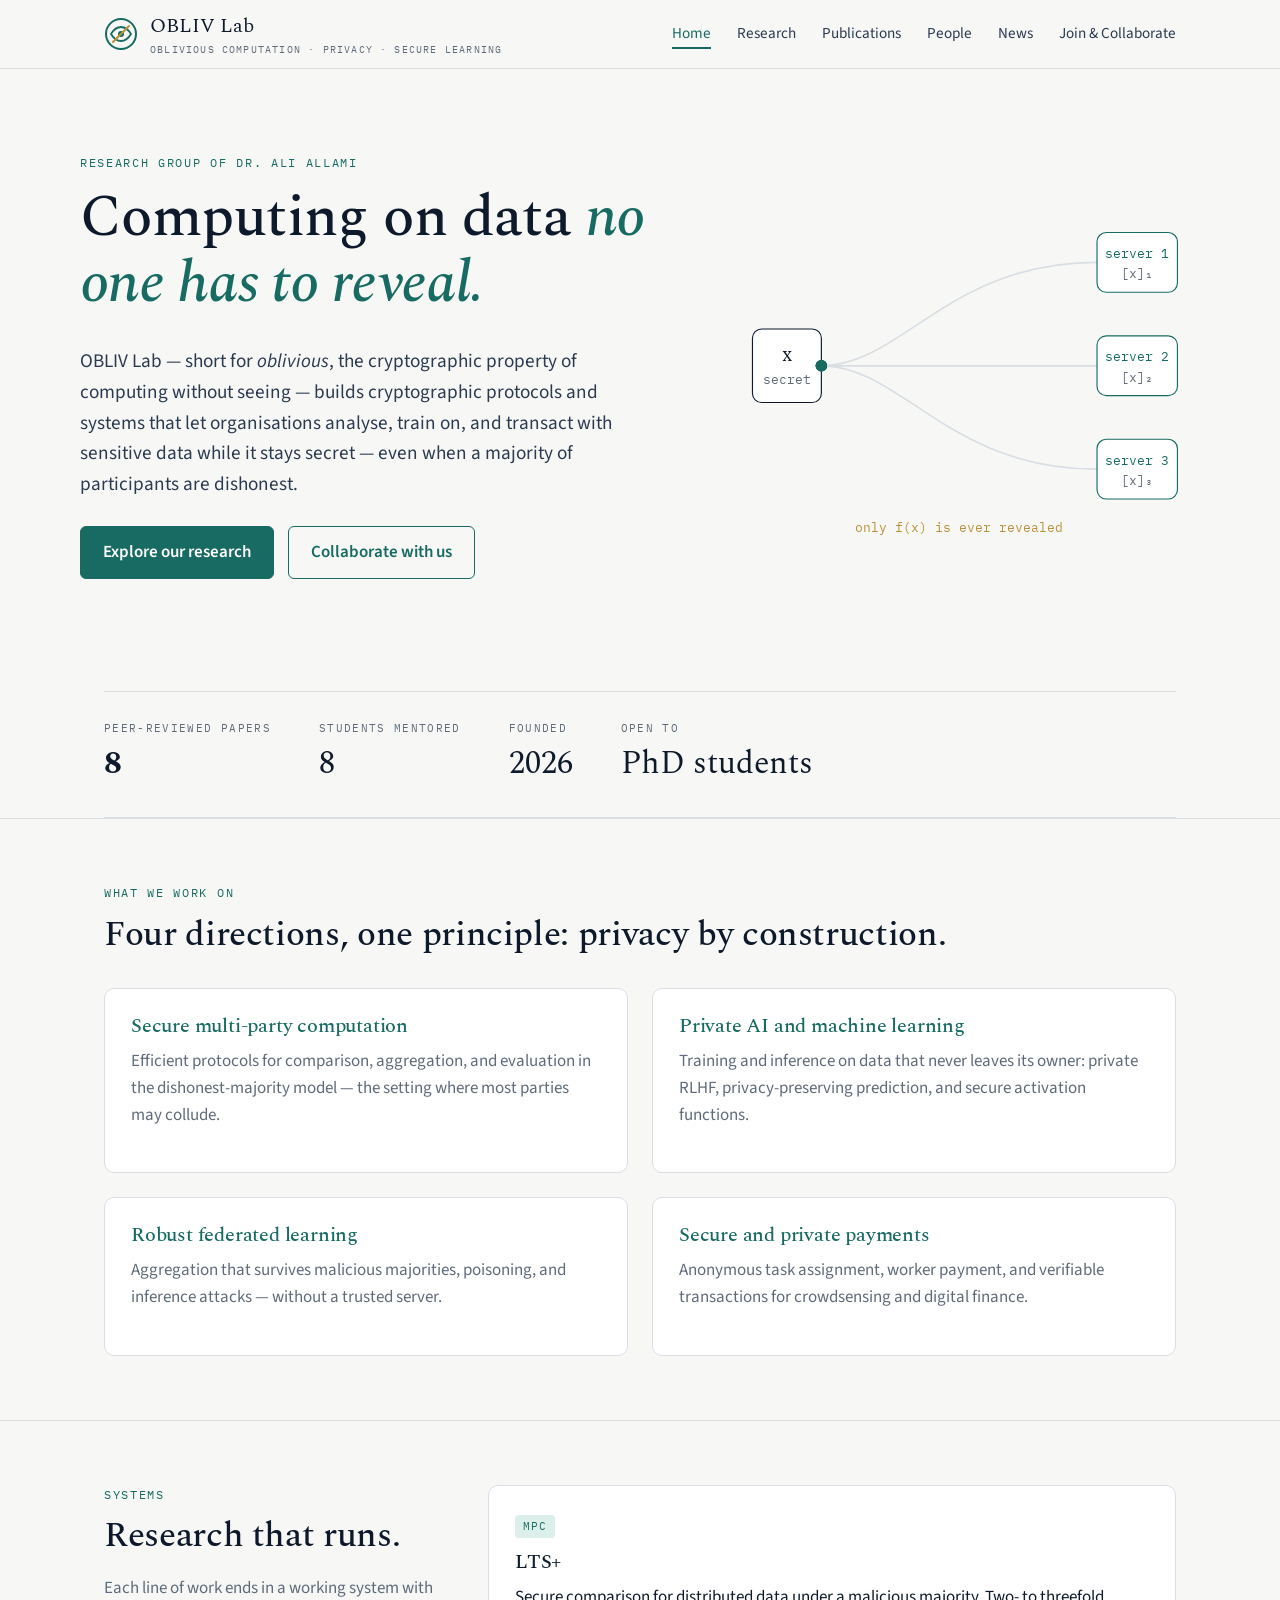
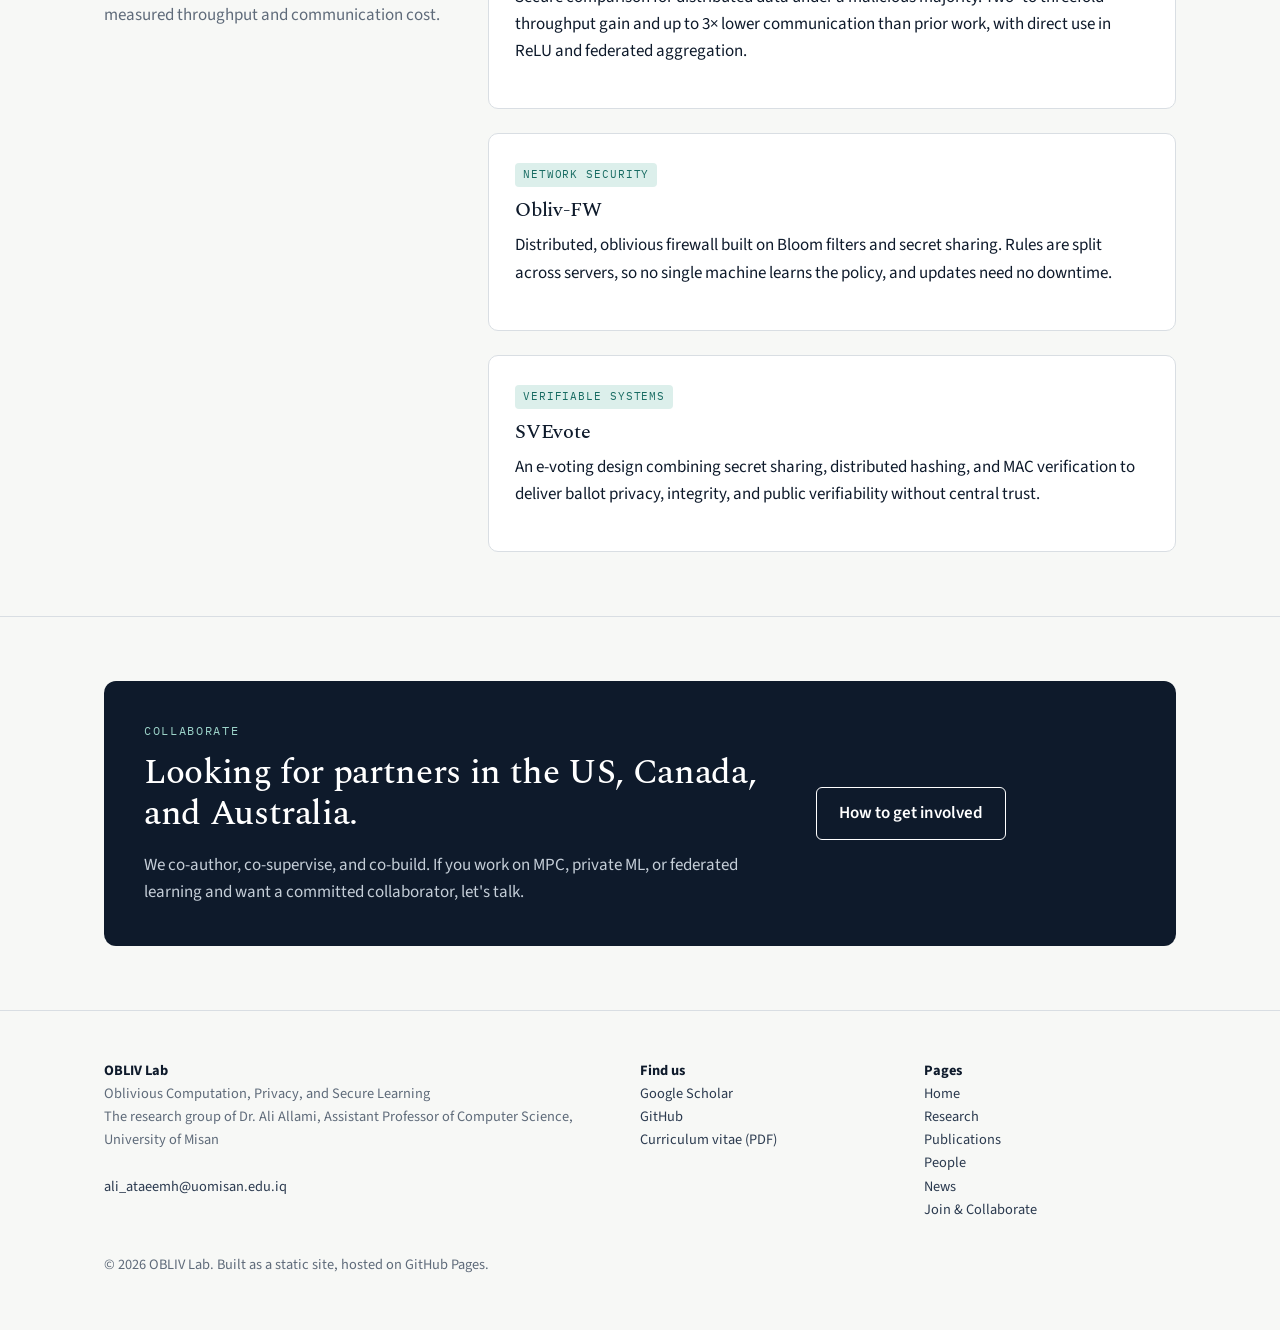
<file: index.html>
<!DOCTYPE html><html lang="en"><head><meta charset="utf-8"><meta name="google-site-verification" content="lc9Xxmwd7JmNQHgeJWLd-fGD9Est5gwEQMhopIguGWw" /><meta name="viewport" content="width=device-width,initial-scale=1">
<title>Home · OBLIV Lab · Ali Allami</title><meta name="description" content="OBLIV Lab, the research group of Dr. Ali Allami, works on secure multi-party computation, privacy-preserving machine learning, federated learning, and secure payments.">
<meta property="og:title" content="Home · OBLIV Lab"><meta property="og:description" content="OBLIV Lab, the research group of Dr. Ali Allami, works on secure multi-party computation, privacy-preserving machine learning, federated learning, and secure payments.">
<link rel="preconnect" href="https://fonts.googleapis.com"><link href="https://fonts.googleapis.com/css2?family=Spectral:ital,wght@0,400;0,500;1,400;1,500&family=Source+Sans+3:wght@400;600&family=IBM+Plex+Mono:wght@400;500&display=swap" rel="stylesheet">
<link rel="stylesheet" href="assets/style.css">
<script type="application/ld+json">{"@context":"https://schema.org","@type":"Person","name":"Ali Allami","jobTitle":"Assistant Professor of Computer Science","affiliation":{"@type":"CollegeOrUniversity","name":"University of Misan"},"email":"ali_ataeemh@uomisan.edu.iq","url":"https://aaallami.github.io/Obliv-lab/","sameAs":["https://scholar.google.com/citations?user=SB2VG4AAAAAJ","https://github.com/aaallami"]}</script>
</head><body>
<header><div class="wrap nav"><a class="brand" href="index.html"><svg width="34" height="34" viewBox="0 0 34 34" aria-hidden="true"><circle cx="17" cy="17" r="15" fill="none" stroke="#176B62" stroke-width="2"/><path d="M7 17c3-5 7-7 10-7s7 2 10 7c-3 5-7 7-10 7s-7-2-10-7z" fill="none" stroke="#176B62" stroke-width="1.8"/><circle cx="17" cy="17" r="3" fill="#176B62"/><path d="M9 25L25 9" stroke="#B8913A" stroke-width="2" stroke-linecap="round"/></svg><span>OBLIV Lab<small>Oblivious Computation · Privacy · Secure Learning</small></span></a>
<button class="menu" aria-label="Menu">Menu</button><ul><li><a href="index.html" class="active">Home</a></li><li><a href="research.html" class="">Research</a></li><li><a href="publications.html" class="">Publications</a></li><li><a href="people.html" class="">People</a></li><li><a href="news.html" class="">News</a></li><li><a href="join.html" class="">Join & Collaborate</a></li></ul></div></header>
<main><!--title:Home--><!--desc:OBLIV Lab, the research group of Dr. Ali Allami, works on secure multi-party computation, privacy-preserving machine learning, federated learning, and secure payments.-->
<div class="wrap hero">
 <div>
  <div class="eyebrow">Research group of Dr. Ali Allami</div>
  <h1>Computing on data <em>no one has to reveal.</em></h1>
  <p class="lead">OBLIV Lab — short for <em>oblivious</em>, the cryptographic property of computing without seeing — builds cryptographic protocols and systems that let organisations analyse, train on, and transact with sensitive data while it stays secret — even when a majority of participants are dishonest.</p>
  <div class="actions"><a class="btn primary" href="research.html">Explore our research</a><a class="btn" href="join.html">Collaborate with us</a></div>
 </div>
 <svg class="shares" viewBox="0 0 420 320" role="img" aria-label="Illustration of secret sharing: one data item is split into three shares sent to independent servers, and only the computed result is revealed.">
  <defs><path id="p1" d="M90 160 C160 160,200 70,330 70"/><path id="p2" d="M90 160 C180 160,220 160,330 160"/><path id="p3" d="M90 160 C160 160,200 250,330 250"/></defs>
  <g stroke="#D9DEE3" fill="none" stroke-width="1.5"><use href="#p1"/><use href="#p2"/><use href="#p3"/></g>
  <g font-family="IBM Plex Mono,monospace" font-size="11" fill="#5F6B7A">
   <rect x="30" y="128" width="60" height="64" rx="8" fill="#fff" stroke="#0E1A2B"/><text x="60" y="156" text-anchor="middle" fill="#0E1A2B" font-size="18" font-family="Spectral,serif">x</text><text x="60" y="176" text-anchor="middle">secret</text>
   <rect x="330" y="44" width="70" height="52" rx="8" fill="#fff" stroke="#176B62"/><text x="365" y="66" text-anchor="middle" fill="#176B62">server 1</text><text x="365" y="84" text-anchor="middle">[x]₁</text>
   <rect x="330" y="134" width="70" height="52" rx="8" fill="#fff" stroke="#176B62"/><text x="365" y="156" text-anchor="middle" fill="#176B62">server 2</text><text x="365" y="174" text-anchor="middle">[x]₂</text>
   <rect x="330" y="224" width="70" height="52" rx="8" fill="#fff" stroke="#176B62"/><text x="365" y="246" text-anchor="middle" fill="#176B62">server 3</text><text x="365" y="264" text-anchor="middle">[x]₃</text>
   <text x="210" y="305" text-anchor="middle" fill="#B8913A">only f(x) is ever revealed</text>
  </g>
  <g fill="#176B62"><circle class="pkt d1" r="5" style="offset-path:path('M90 160 C160 160,200 70,330 70')"/><circle class="pkt d2" r="5" style="offset-path:path('M90 160 C180 160,220 160,330 160')"/><circle class="pkt d3" r="5" style="offset-path:path('M90 160 C160 160,200 250,330 250')"/></g>
 </svg>
</div>
<div class="wrap"><div class="stats reveal"><div><span>Peer-reviewed papers</span><b id="pubcount">8</b></div><div><span>Students mentored</span>8</div><div><span>Founded</span>2026</div><div><span>Open to</span>PhD students</div></div></div>
<section><div class="wrap">
 <div class="eyebrow">What we work on</div><h2>Four directions, one principle: privacy by construction.</h2>
 <div class="grid c2" style="margin-top:32px">
  <a class="card reveal" href="research.html#mpc"><h3>Secure multi-party computation</h3><p class="muted">Efficient protocols for comparison, aggregation, and evaluation in the dishonest-majority model — the setting where most parties may collude.</p></a>
  <a class="card reveal" href="research.html#pml"><h3>Private AI and machine learning</h3><p class="muted">Training and inference on data that never leaves its owner: private RLHF, privacy-preserving prediction, and secure activation functions.</p></a>
  <a class="card reveal" href="research.html#fl"><h3>Robust federated learning</h3><p class="muted">Aggregation that survives malicious majorities, poisoning, and inference attacks — without a trusted server.</p></a>
  <a class="card reveal" href="research.html#pay"><h3>Secure and private payments</h3><p class="muted">Anonymous task assignment, worker payment, and verifiable transactions for crowdsensing and digital finance.</p></a>
 </div>
</div></section>
<section><div class="wrap split">
 <div><div class="eyebrow">Systems</div><h2>Research that runs.</h2><p class="muted">Each line of work ends in a working system with measured throughput and communication cost.</p></div>
 <div class="grid">
  <div class="card reveal"><span class="tag">MPC</span><h3 style="margin-top:12px">LTS+</h3><p>Secure comparison for distributed data under a malicious majority. Two- to threefold throughput gain and up to 3× lower communication than prior work, with direct use in ReLU and federated aggregation.</p></div>
  <div class="card reveal"><span class="tag">Network security</span><h3 style="margin-top:12px">Obliv-FW</h3><p>Distributed, oblivious firewall built on Bloom filters and secret sharing. Rules are split across servers, so no single machine learns the policy, and updates need no downtime.</p></div>
  <div class="card reveal"><span class="tag">Verifiable systems</span><h3 style="margin-top:12px">SVEvote</h3><p>An e-voting design combining secret sharing, distributed hashing, and MAC verification to deliver ballot privacy, integrity, and public verifiability without central trust.</p></div>
 </div>
</div></section>
<section><div class="wrap"><div class="callout reveal"><div><div class="eyebrow" style="color:#9CD3C9">Collaborate</div><h2>Looking for partners in the US, Canada, and Australia.</h2><p style="color:#C5CED8;margin:0">We co-author, co-supervise, and co-build. If you work on MPC, private ML, or federated learning and want a committed collaborator, let's talk.</p></div><div><a class="btn" href="join.html">How to get involved</a></div></div></div></section>
</main>
<footer><div class="wrap"><div class="cols"><div><strong style="color:var(--ink)">OBLIV Lab</strong><br>Oblivious Computation, Privacy, and Secure Learning<br>The research group of Dr. Ali Allami, Assistant Professor of Computer Science, University of Misan<br><br><a href="mailto:ali_ataeemh@uomisan.edu.iq">ali_ataeemh@uomisan.edu.iq</a></div>
<div><strong style="color:var(--ink)">Find us</strong><br><a href="https://scholar.google.com/citations?user=SB2VG4AAAAAJ">Google Scholar</a><br><a href="https://github.com/aaallami">GitHub</a><br><a href="assets/Ali_Allami_CV.pdf">Curriculum vitae (PDF)</a></div>
<div><strong style="color:var(--ink)">Pages</strong><br><a href="index.html">Home</a><br><a href="research.html">Research</a><br><a href="publications.html">Publications</a><br><a href="people.html">People</a><br><a href="news.html">News</a><br><a href="join.html">Join & Collaborate</a></div></div>
<p style="margin-top:32px">© 2026 OBLIV Lab. Built as a static site, hosted on GitHub Pages.</p></div></footer>
<script src="assets/site.js"></script></body></html>
</file>
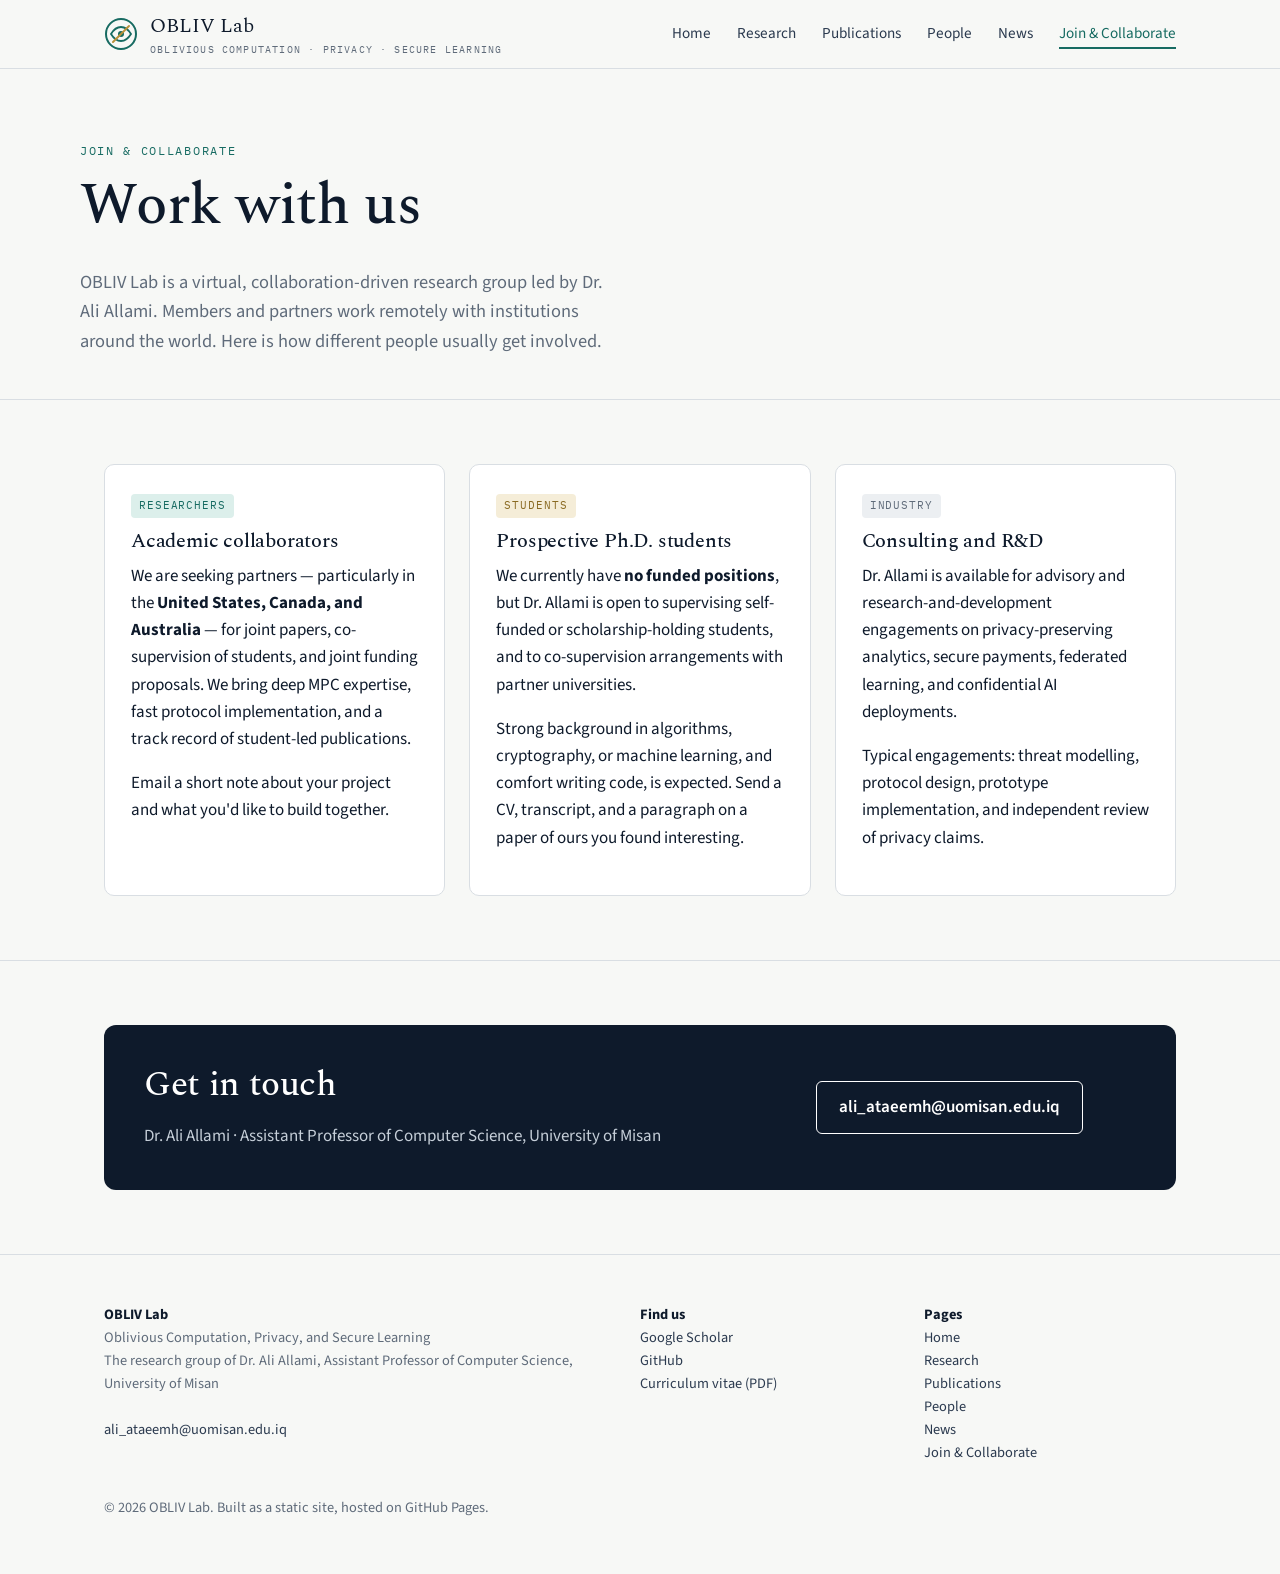
<file: join.html>
<!DOCTYPE html><html lang="en"><head><meta charset="utf-8"><meta name="google-site-verification" content="lc9Xxmwd7JmNQHgeJWLd-fGD9Est5gwEQMhopIguGWw" /><meta name="viewport" content="width=device-width,initial-scale=1">
<title>Join & Collaborate · OBLIV Lab · Ali Allami</title><meta name="description" content="Collaborate with OBLIV Lab or apply as a PhD student.">
<meta property="og:title" content="Join & Collaborate · OBLIV Lab"><meta property="og:description" content="Collaborate with OBLIV Lab or apply as a PhD student.">
<link rel="preconnect" href="https://fonts.googleapis.com"><link href="https://fonts.googleapis.com/css2?family=Spectral:ital,wght@0,400;0,500;1,400;1,500&family=Source+Sans+3:wght@400;600&family=IBM+Plex+Mono:wght@400;500&display=swap" rel="stylesheet">
<link rel="stylesheet" href="assets/style.css">
<script type="application/ld+json">{"@context":"https://schema.org","@type":"Person","name":"Ali Allami","jobTitle":"Assistant Professor of Computer Science","affiliation":{"@type":"CollegeOrUniversity","name":"University of Misan"},"email":"ali_ataeemh@uomisan.edu.iq","url":"https://aaallami.github.io/Obliv-lab/","sameAs":["https://scholar.google.com/citations?user=SB2VG4AAAAAJ","https://github.com/aaallami"]}</script>
</head><body>
<header><div class="wrap nav"><a class="brand" href="index.html"><svg width="34" height="34" viewBox="0 0 34 34" aria-hidden="true"><circle cx="17" cy="17" r="15" fill="none" stroke="#176B62" stroke-width="2"/><path d="M7 17c3-5 7-7 10-7s7 2 10 7c-3 5-7 7-10 7s-7-2-10-7z" fill="none" stroke="#176B62" stroke-width="1.8"/><circle cx="17" cy="17" r="3" fill="#176B62"/><path d="M9 25L25 9" stroke="#B8913A" stroke-width="2" stroke-linecap="round"/></svg><span>OBLIV Lab<small>Oblivious Computation · Privacy · Secure Learning</small></span></a>
<button class="menu" aria-label="Menu">Menu</button><ul><li><a href="index.html" class="">Home</a></li><li><a href="research.html" class="">Research</a></li><li><a href="publications.html" class="">Publications</a></li><li><a href="people.html" class="">People</a></li><li><a href="news.html" class="">News</a></li><li><a href="join.html" class="active">Join & Collaborate</a></li></ul></div></header>
<main><!--title:Join & Collaborate--><!--desc:Collaborate with OBLIV Lab or apply as a PhD student.-->
<div class="wrap" style="padding:72px 0 24px"><div class="eyebrow">Join & collaborate</div><h1>Work with us</h1><p class="lead muted" style="max-width:60ch;font-size:1.15rem">OBLIV Lab is a virtual, collaboration-driven research group led by Dr. Ali Allami. Members and partners work remotely with institutions around the world. Here is how different people usually get involved.</p></div>
<section><div class="wrap grid c3">
 <div class="card reveal"><span class="tag">Researchers</span><h3 style="margin-top:12px">Academic collaborators</h3><p>We are seeking partners — particularly in the <strong>United States, Canada, and Australia</strong> — for joint papers, co-supervision of students, and joint funding proposals. We bring deep MPC expertise, fast protocol implementation, and a track record of student-led publications.</p><p>Email a short note about your project and what you'd like to build together.</p></div>
 <div class="card reveal"><span class="tag gold">Students</span><h3 style="margin-top:12px">Prospective Ph.D. students</h3><p>We currently have <strong>no funded positions</strong>, but Dr. Allami is open to supervising self-funded or scholarship-holding students, and to co-supervision arrangements with partner universities.</p><p>Strong background in algorithms, cryptography, or machine learning, and comfort writing code, is expected. Send a CV, transcript, and a paragraph on a paper of ours you found interesting.</p></div>
 <div class="card reveal"><span class="tag grey">Industry</span><h3 style="margin-top:12px">Consulting and R&amp;D</h3><p>Dr. Allami is available for advisory and research-and-development engagements on privacy-preserving analytics, secure payments, federated learning, and confidential AI deployments.</p><p>Typical engagements: threat modelling, protocol design, prototype implementation, and independent review of privacy claims.</p></div>
</div></section>
<section><div class="wrap"><div class="callout reveal"><div><h2>Get in touch</h2><p style="color:#C5CED8;margin:0">Dr. Ali Allami · Assistant Professor of Computer Science, University of Misan</p></div><div><a class="btn" href="mailto:ali_ataeemh@uomisan.edu.iq">ali_ataeemh@uomisan.edu.iq</a></div></div></div></section>
</main>
<footer><div class="wrap"><div class="cols"><div><strong style="color:var(--ink)">OBLIV Lab</strong><br>Oblivious Computation, Privacy, and Secure Learning<br>The research group of Dr. Ali Allami, Assistant Professor of Computer Science, University of Misan<br><br><a href="mailto:ali_ataeemh@uomisan.edu.iq">ali_ataeemh@uomisan.edu.iq</a></div>
<div><strong style="color:var(--ink)">Find us</strong><br><a href="https://scholar.google.com/citations?user=SB2VG4AAAAAJ">Google Scholar</a><br><a href="https://github.com/aaallami">GitHub</a><br><a href="assets/Ali_Allami_CV.pdf">Curriculum vitae (PDF)</a></div>
<div><strong style="color:var(--ink)">Pages</strong><br><a href="index.html">Home</a><br><a href="research.html">Research</a><br><a href="publications.html">Publications</a><br><a href="people.html">People</a><br><a href="news.html">News</a><br><a href="join.html">Join & Collaborate</a></div></div>
<p style="margin-top:32px">© 2026 OBLIV Lab. Built as a static site, hosted on GitHub Pages.</p></div></footer>
<script src="assets/site.js"></script></body></html>
</file>
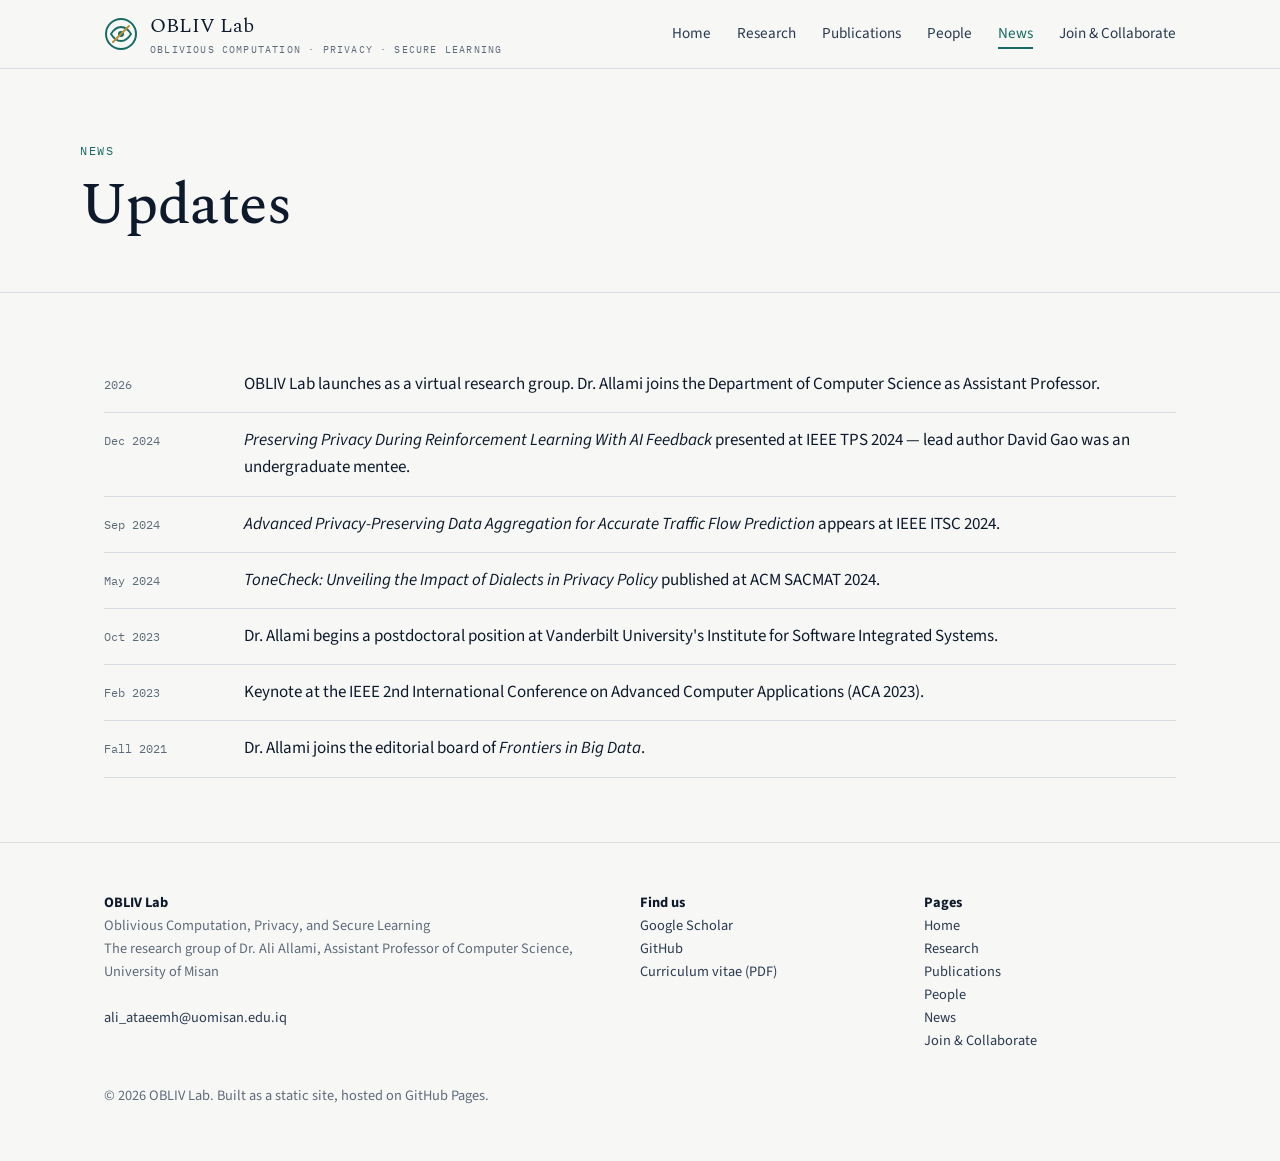
<file: news.html>
<!DOCTYPE html><html lang="en"><head><meta charset="utf-8"><meta name="google-site-verification" content="lc9Xxmwd7JmNQHgeJWLd-fGD9Est5gwEQMhopIguGWw" /><meta name="viewport" content="width=device-width,initial-scale=1">
<title>News · OBLIV Lab · Ali Allami</title><meta name="description" content="News and updates from OBLIV Lab.">
<meta property="og:title" content="News · OBLIV Lab"><meta property="og:description" content="News and updates from OBLIV Lab.">
<link rel="preconnect" href="https://fonts.googleapis.com"><link href="https://fonts.googleapis.com/css2?family=Spectral:ital,wght@0,400;0,500;1,400;1,500&family=Source+Sans+3:wght@400;600&family=IBM+Plex+Mono:wght@400;500&display=swap" rel="stylesheet">
<link rel="stylesheet" href="assets/style.css">
<script type="application/ld+json">{"@context":"https://schema.org","@type":"Person","name":"Ali Allami","jobTitle":"Assistant Professor of Computer Science","affiliation":{"@type":"CollegeOrUniversity","name":"University of Misan"},"email":"ali_ataeemh@uomisan.edu.iq","url":"https://aaallami.github.io/Obliv-lab/","sameAs":["https://scholar.google.com/citations?user=SB2VG4AAAAAJ","https://github.com/aaallami"]}</script>
</head><body>
<header><div class="wrap nav"><a class="brand" href="index.html"><svg width="34" height="34" viewBox="0 0 34 34" aria-hidden="true"><circle cx="17" cy="17" r="15" fill="none" stroke="#176B62" stroke-width="2"/><path d="M7 17c3-5 7-7 10-7s7 2 10 7c-3 5-7 7-10 7s-7-2-10-7z" fill="none" stroke="#176B62" stroke-width="1.8"/><circle cx="17" cy="17" r="3" fill="#176B62"/><path d="M9 25L25 9" stroke="#B8913A" stroke-width="2" stroke-linecap="round"/></svg><span>OBLIV Lab<small>Oblivious Computation · Privacy · Secure Learning</small></span></a>
<button class="menu" aria-label="Menu">Menu</button><ul><li><a href="index.html" class="">Home</a></li><li><a href="research.html" class="">Research</a></li><li><a href="publications.html" class="">Publications</a></li><li><a href="people.html" class="">People</a></li><li><a href="news.html" class="active">News</a></li><li><a href="join.html" class="">Join & Collaborate</a></li></ul></div></header>
<main><!--title:News--><!--desc:News and updates from OBLIV Lab.-->
<div class="wrap" style="padding:72px 0 24px"><div class="eyebrow">News</div><h1>Updates</h1></div>
<section class="news"><div class="wrap"><ul>
 <li><time>2026</time><div>OBLIV Lab launches as a virtual research group. Dr. Allami joins the Department of Computer Science as Assistant Professor.</div></li>
 <li><time>Dec 2024</time><div><em>Preserving Privacy During Reinforcement Learning With AI Feedback</em> presented at IEEE TPS 2024 — lead author David Gao was an undergraduate mentee.</div></li>
 <li><time>Sep 2024</time><div><em>Advanced Privacy-Preserving Data Aggregation for Accurate Traffic Flow Prediction</em> appears at IEEE ITSC 2024.</div></li>
 <li><time>May 2024</time><div><em>ToneCheck: Unveiling the Impact of Dialects in Privacy Policy</em> published at ACM SACMAT 2024.</div></li>
 <li><time>Oct 2023</time><div>Dr. Allami begins a postdoctoral position at Vanderbilt University's Institute for Software Integrated Systems.</div></li>
 <li><time>Feb 2023</time><div>Keynote at the IEEE 2nd International Conference on Advanced Computer Applications (ACA 2023).</div></li>
 <li><time>Fall 2021</time><div>Dr. Allami joins the editorial board of <em>Frontiers in Big Data</em>.</div></li>
</ul></div></section>
</main>
<footer><div class="wrap"><div class="cols"><div><strong style="color:var(--ink)">OBLIV Lab</strong><br>Oblivious Computation, Privacy, and Secure Learning<br>The research group of Dr. Ali Allami, Assistant Professor of Computer Science, University of Misan<br><br><a href="mailto:ali_ataeemh@uomisan.edu.iq">ali_ataeemh@uomisan.edu.iq</a></div>
<div><strong style="color:var(--ink)">Find us</strong><br><a href="https://scholar.google.com/citations?user=SB2VG4AAAAAJ">Google Scholar</a><br><a href="https://github.com/aaallami">GitHub</a><br><a href="assets/Ali_Allami_CV.pdf">Curriculum vitae (PDF)</a></div>
<div><strong style="color:var(--ink)">Pages</strong><br><a href="index.html">Home</a><br><a href="research.html">Research</a><br><a href="publications.html">Publications</a><br><a href="people.html">People</a><br><a href="news.html">News</a><br><a href="join.html">Join & Collaborate</a></div></div>
<p style="margin-top:32px">© 2026 OBLIV Lab. Built as a static site, hosted on GitHub Pages.</p></div></footer>
<script src="assets/site.js"></script></body></html>
</file>
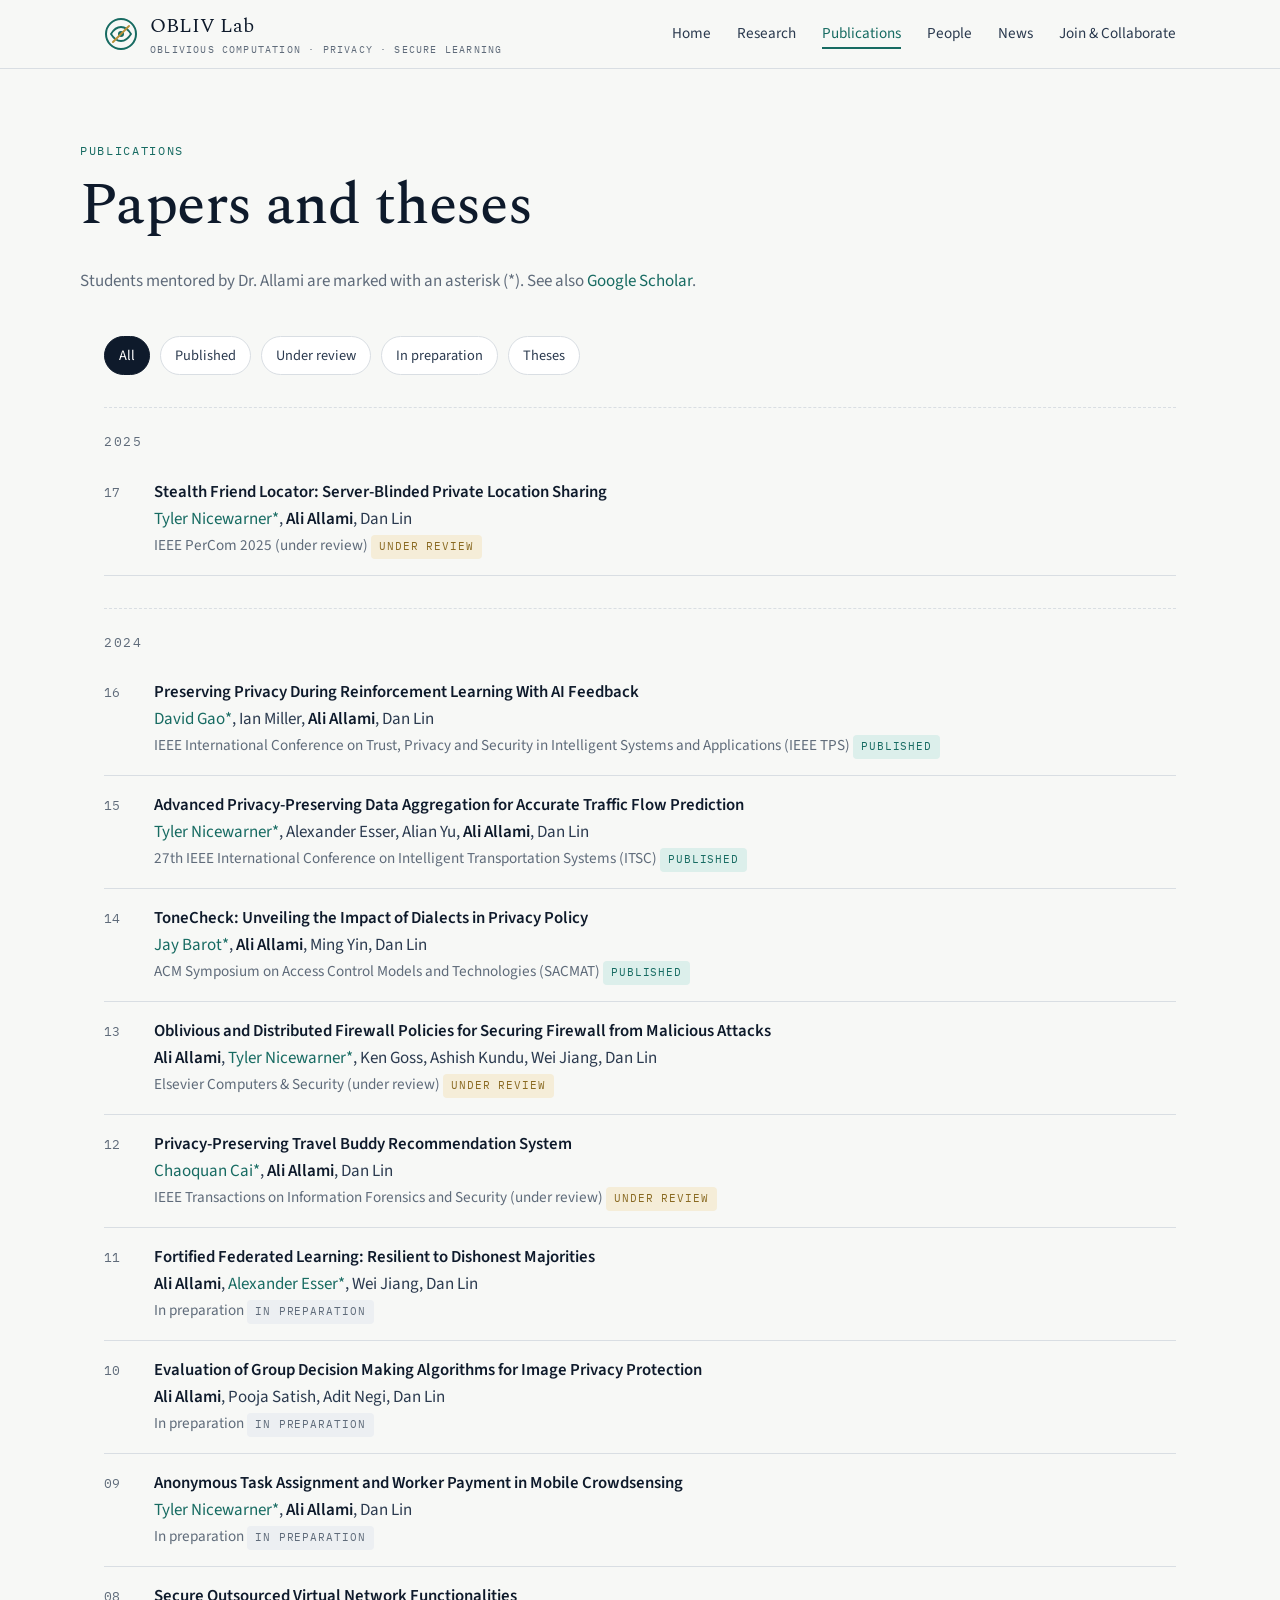
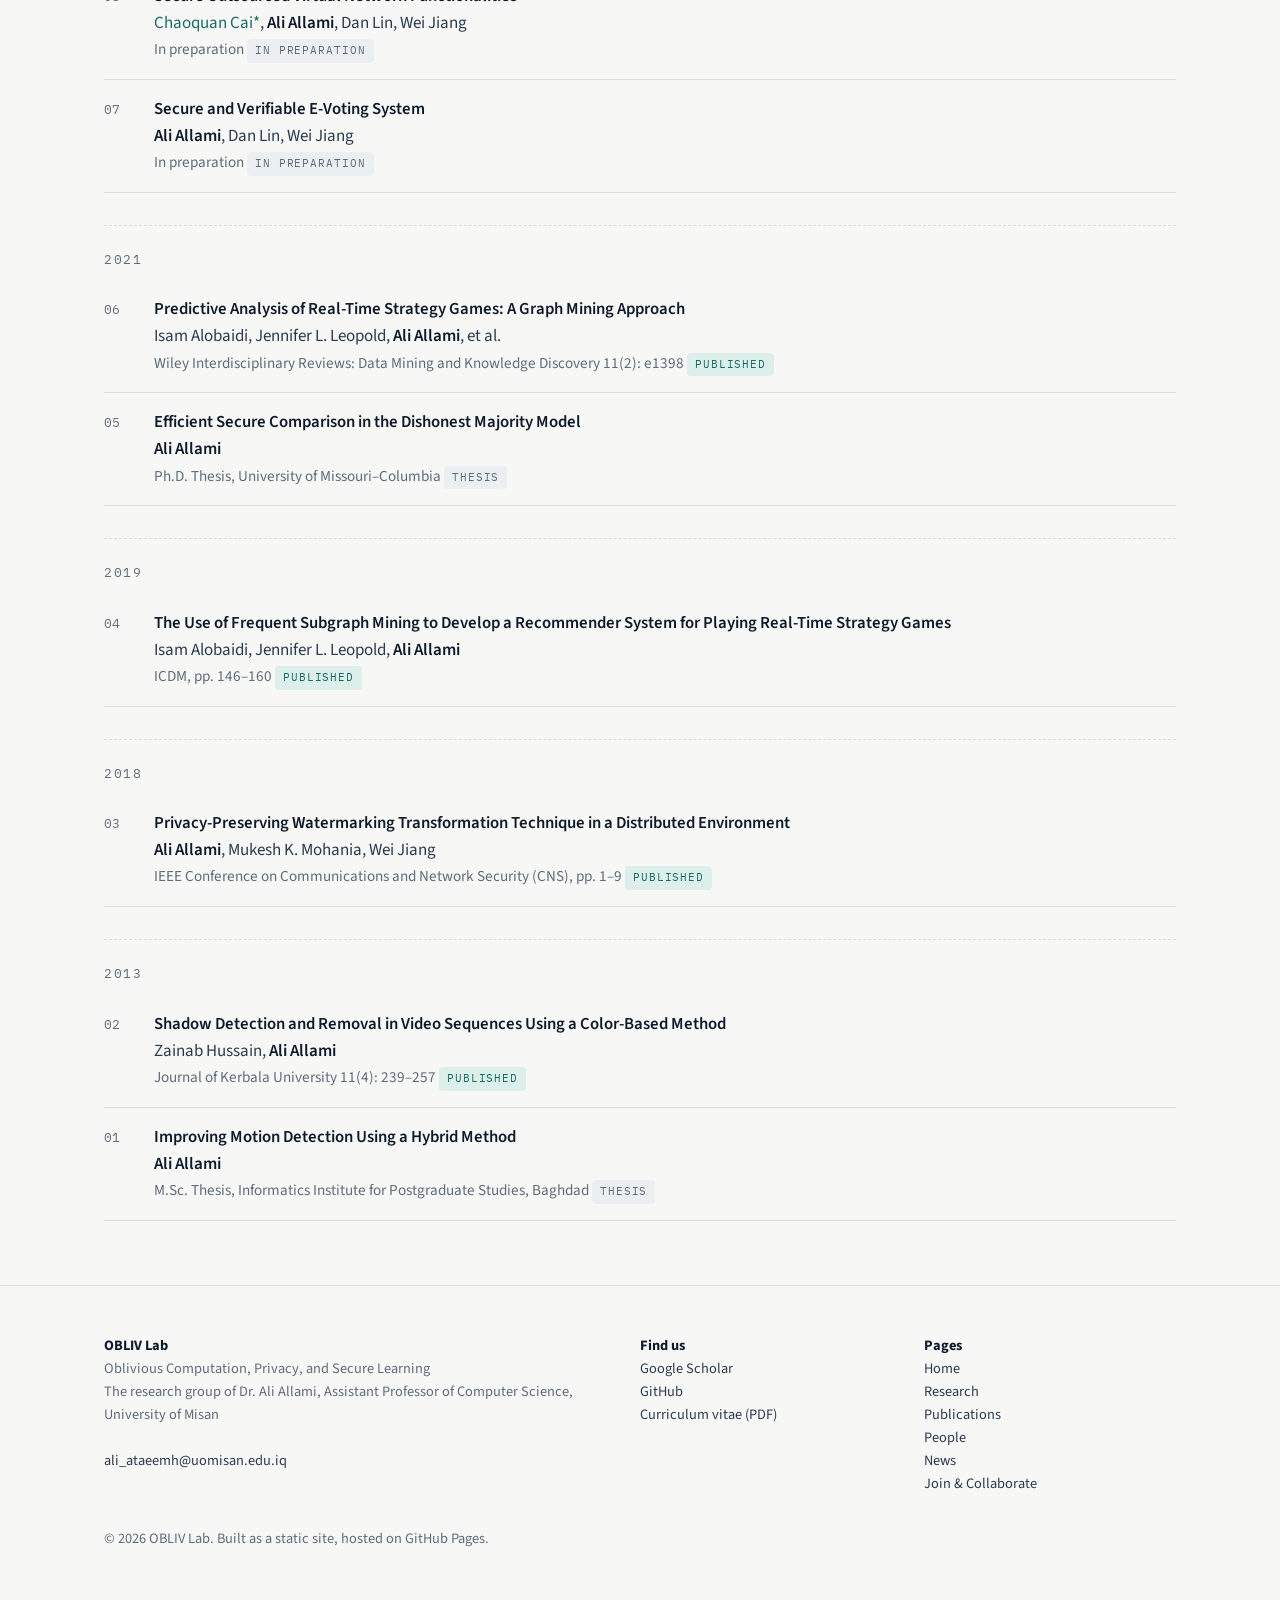
<file: publications.html>
<!DOCTYPE html><html lang="en"><head><meta charset="utf-8"><meta name="google-site-verification" content="lc9Xxmwd7JmNQHgeJWLd-fGD9Est5gwEQMhopIguGWw" /><meta name="viewport" content="width=device-width,initial-scale=1">
<title>Publications · OBLIV Lab · Ali Allami</title><meta name="description" content="Publications of OBLIV Lab and Dr. Ali Allami in secure computation, privacy-preserving machine learning, and data mining.">
<meta property="og:title" content="Publications · OBLIV Lab"><meta property="og:description" content="Publications of OBLIV Lab and Dr. Ali Allami in secure computation, privacy-preserving machine learning, and data mining.">
<link rel="preconnect" href="https://fonts.googleapis.com"><link href="https://fonts.googleapis.com/css2?family=Spectral:ital,wght@0,400;0,500;1,400;1,500&family=Source+Sans+3:wght@400;600&family=IBM+Plex+Mono:wght@400;500&display=swap" rel="stylesheet">
<link rel="stylesheet" href="assets/style.css">
<script type="application/ld+json">{"@context":"https://schema.org","@type":"Person","name":"Ali Allami","jobTitle":"Assistant Professor of Computer Science","affiliation":{"@type":"CollegeOrUniversity","name":"University of Misan"},"email":"ali_ataeemh@uomisan.edu.iq","url":"https://aaallami.github.io/Obliv-lab/","sameAs":["https://scholar.google.com/citations?user=SB2VG4AAAAAJ","https://github.com/aaallami"]}</script>
</head><body>
<header><div class="wrap nav"><a class="brand" href="index.html"><svg width="34" height="34" viewBox="0 0 34 34" aria-hidden="true"><circle cx="17" cy="17" r="15" fill="none" stroke="#176B62" stroke-width="2"/><path d="M7 17c3-5 7-7 10-7s7 2 10 7c-3 5-7 7-10 7s-7-2-10-7z" fill="none" stroke="#176B62" stroke-width="1.8"/><circle cx="17" cy="17" r="3" fill="#176B62"/><path d="M9 25L25 9" stroke="#B8913A" stroke-width="2" stroke-linecap="round"/></svg><span>OBLIV Lab<small>Oblivious Computation · Privacy · Secure Learning</small></span></a>
<button class="menu" aria-label="Menu">Menu</button><ul><li><a href="index.html" class="">Home</a></li><li><a href="research.html" class="">Research</a></li><li><a href="publications.html" class="active">Publications</a></li><li><a href="people.html" class="">People</a></li><li><a href="news.html" class="">News</a></li><li><a href="join.html" class="">Join & Collaborate</a></li></ul></div></header>
<main><!--title:Publications--><!--desc:Publications of OBLIV Lab and Dr. Ali Allami in secure computation, privacy-preserving machine learning, and data mining.-->
<div class="wrap" style="padding:72px 0 24px"><div class="eyebrow">Publications</div><h1>Papers and theses</h1><p class="muted">Students mentored by Dr. Allami are marked with an asterisk (*). See also <a href="https://scholar.google.com/citations?user=SB2VG4AAAAAJ">Google Scholar</a>.</p></div>
<div class="wrap" style="padding-bottom:64px">
 <div class="filters"><button class="on" data-f="all">All</button><button data-f="published">Published</button><button data-f="submitted">Under review</button><button data-f="preparation">In preparation</button><button data-f="thesis">Theses</button></div>
 <div id="pubs"></div>
</div>
</main>
<footer><div class="wrap"><div class="cols"><div><strong style="color:var(--ink)">OBLIV Lab</strong><br>Oblivious Computation, Privacy, and Secure Learning<br>The research group of Dr. Ali Allami, Assistant Professor of Computer Science, University of Misan<br><br><a href="mailto:ali_ataeemh@uomisan.edu.iq">ali_ataeemh@uomisan.edu.iq</a></div>
<div><strong style="color:var(--ink)">Find us</strong><br><a href="https://scholar.google.com/citations?user=SB2VG4AAAAAJ">Google Scholar</a><br><a href="https://github.com/aaallami">GitHub</a><br><a href="assets/Ali_Allami_CV.pdf">Curriculum vitae (PDF)</a></div>
<div><strong style="color:var(--ink)">Pages</strong><br><a href="index.html">Home</a><br><a href="research.html">Research</a><br><a href="publications.html">Publications</a><br><a href="people.html">People</a><br><a href="news.html">News</a><br><a href="join.html">Join & Collaborate</a></div></div>
<p style="margin-top:32px">© 2026 OBLIV Lab. Built as a static site, hosted on GitHub Pages.</p></div></footer>
<script src="assets/site.js"></script></body></html>
</file>
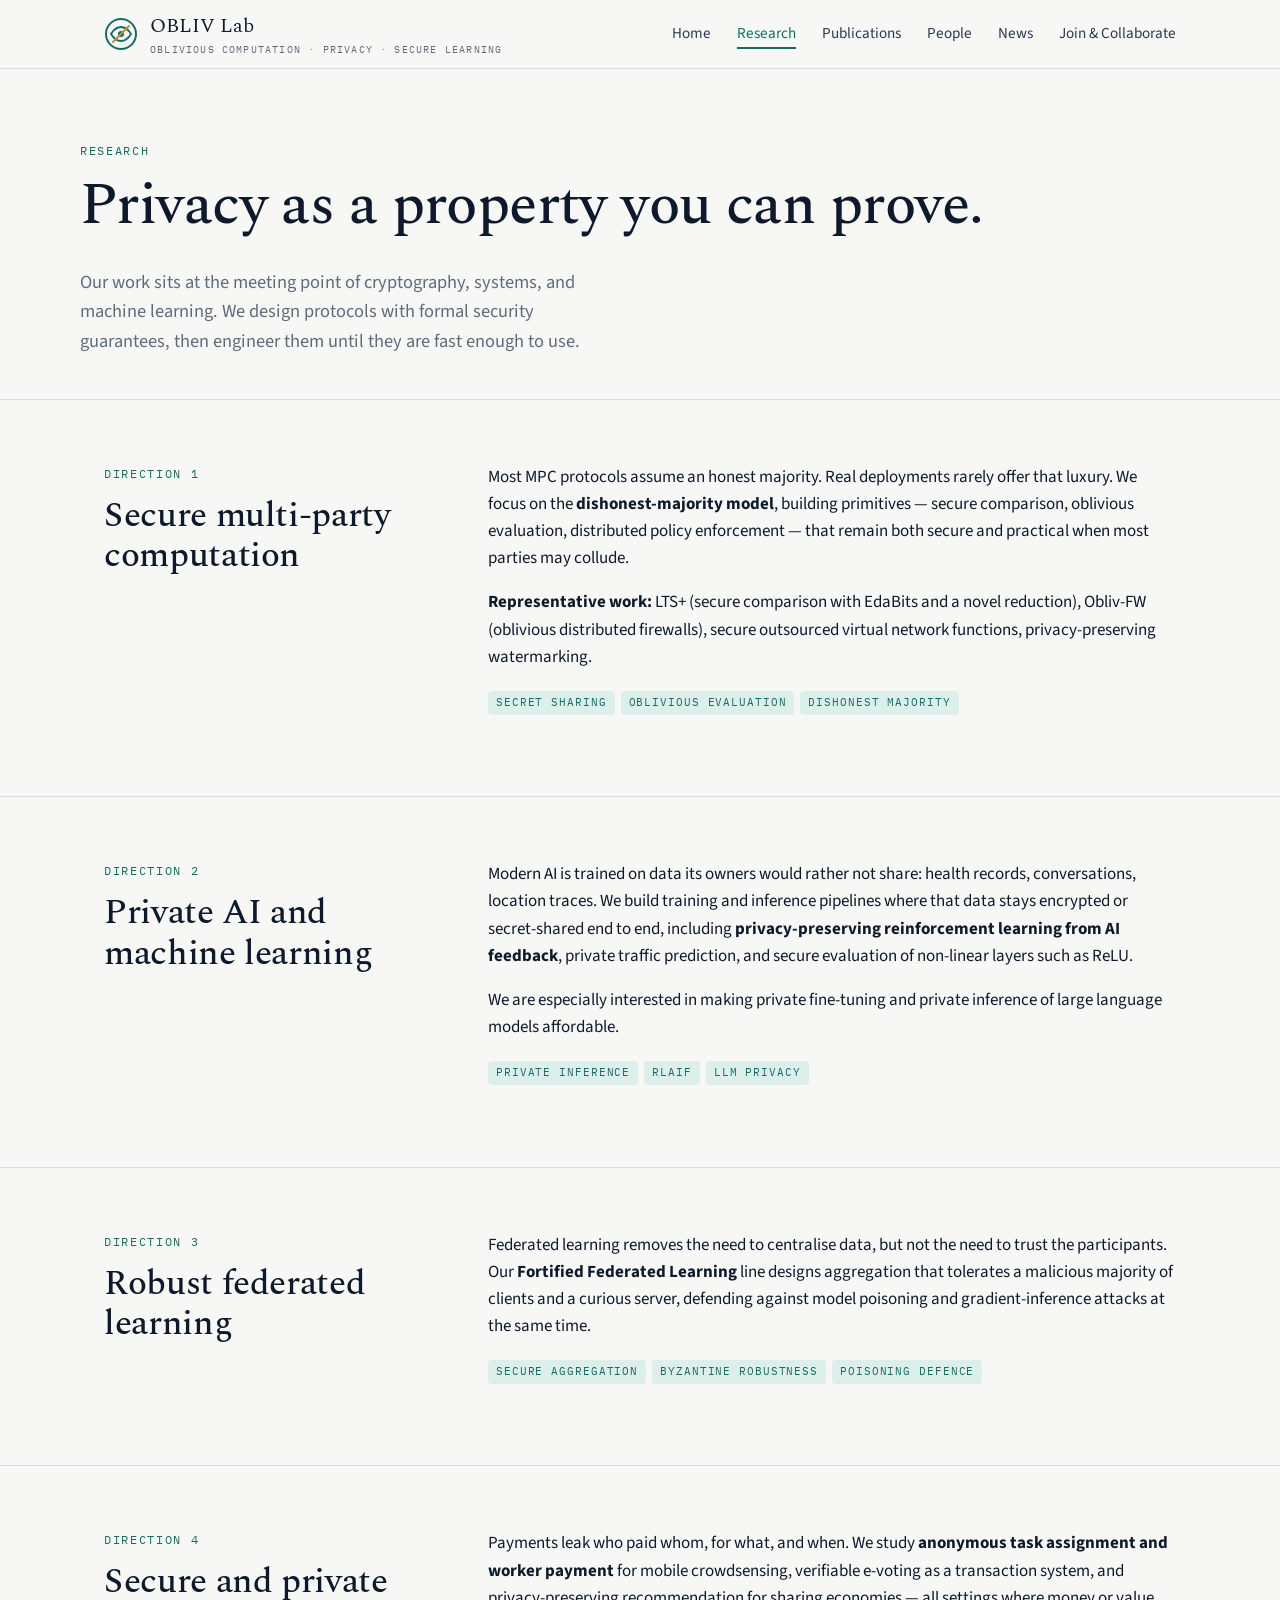
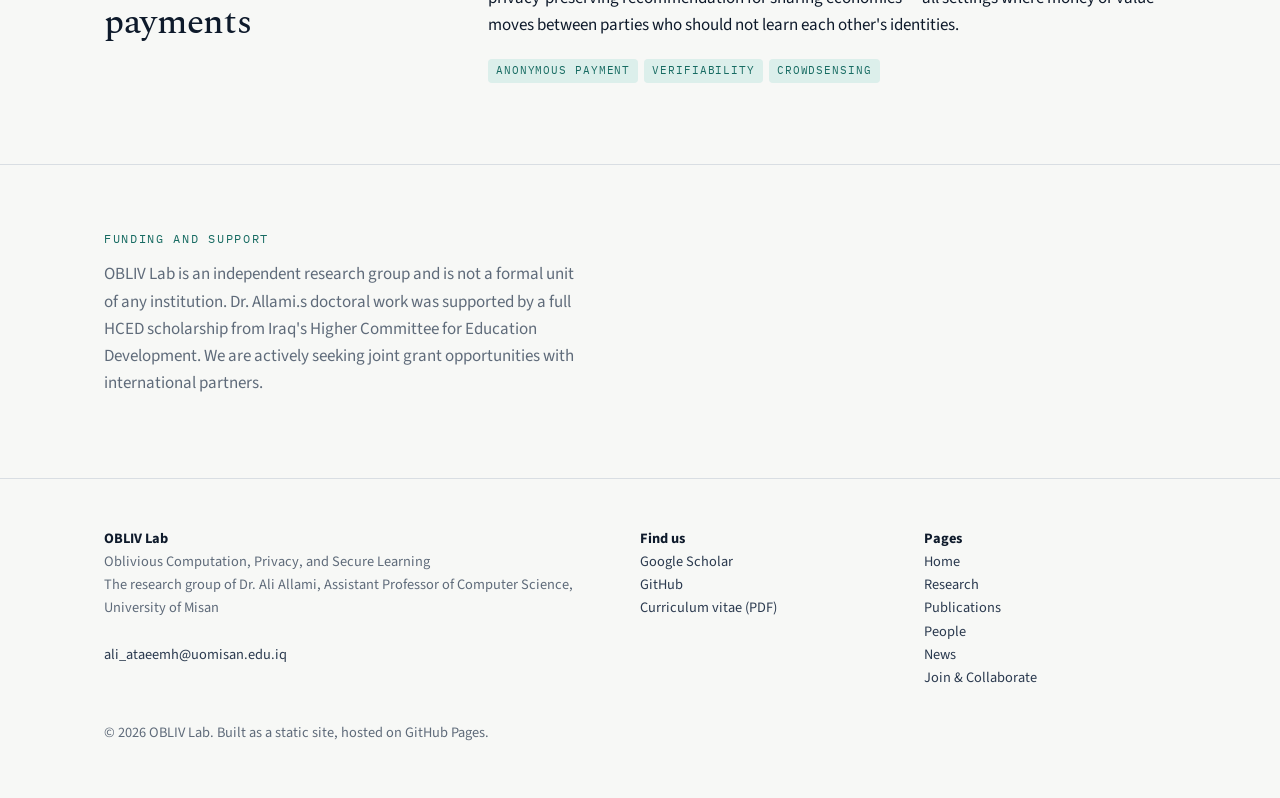
<file: research.html>
<!DOCTYPE html><html lang="en"><head><meta charset="utf-8"><meta name="google-site-verification" content="lc9Xxmwd7JmNQHgeJWLd-fGD9Est5gwEQMhopIguGWw" /><meta name="viewport" content="width=device-width,initial-scale=1">
<title>Research · OBLIV Lab · Ali Allami</title><meta name="description" content="Research directions of OBLIV Lab: secure multi-party computation, private machine learning, federated learning, and secure payments.">
<meta property="og:title" content="Research · OBLIV Lab"><meta property="og:description" content="Research directions of OBLIV Lab: secure multi-party computation, private machine learning, federated learning, and secure payments.">
<link rel="preconnect" href="https://fonts.googleapis.com"><link href="https://fonts.googleapis.com/css2?family=Spectral:ital,wght@0,400;0,500;1,400;1,500&family=Source+Sans+3:wght@400;600&family=IBM+Plex+Mono:wght@400;500&display=swap" rel="stylesheet">
<link rel="stylesheet" href="assets/style.css">
<script type="application/ld+json">{"@context":"https://schema.org","@type":"Person","name":"Ali Allami","jobTitle":"Assistant Professor of Computer Science","affiliation":{"@type":"CollegeOrUniversity","name":"University of Misan"},"email":"ali_ataeemh@uomisan.edu.iq","url":"https://aaallami.github.io/Obliv-lab/","sameAs":["https://scholar.google.com/citations?user=SB2VG4AAAAAJ","https://github.com/aaallami"]}</script>
</head><body>
<header><div class="wrap nav"><a class="brand" href="index.html"><svg width="34" height="34" viewBox="0 0 34 34" aria-hidden="true"><circle cx="17" cy="17" r="15" fill="none" stroke="#176B62" stroke-width="2"/><path d="M7 17c3-5 7-7 10-7s7 2 10 7c-3 5-7 7-10 7s-7-2-10-7z" fill="none" stroke="#176B62" stroke-width="1.8"/><circle cx="17" cy="17" r="3" fill="#176B62"/><path d="M9 25L25 9" stroke="#B8913A" stroke-width="2" stroke-linecap="round"/></svg><span>OBLIV Lab<small>Oblivious Computation · Privacy · Secure Learning</small></span></a>
<button class="menu" aria-label="Menu">Menu</button><ul><li><a href="index.html" class="">Home</a></li><li><a href="research.html" class="active">Research</a></li><li><a href="publications.html" class="">Publications</a></li><li><a href="people.html" class="">People</a></li><li><a href="news.html" class="">News</a></li><li><a href="join.html" class="">Join & Collaborate</a></li></ul></div></header>
<main><!--title:Research--><!--desc:Research directions of OBLIV Lab: secure multi-party computation, private machine learning, federated learning, and secure payments.-->
<div class="wrap" style="padding:72px 0 24px"><div class="eyebrow">Research</div><h1>Privacy as a property you can prove.</h1><p class="lead muted" style="max-width:60ch;font-size:1.15rem">Our work sits at the meeting point of cryptography, systems, and machine learning. We design protocols with formal security guarantees, then engineer them until they are fast enough to use.</p></div>
<section id="mpc"><div class="wrap split"><div><div class="eyebrow">Direction 1</div><h2>Secure multi-party computation</h2></div><div>
<p>Most MPC protocols assume an honest majority. Real deployments rarely offer that luxury. We focus on the <strong>dishonest-majority model</strong>, building primitives — secure comparison, oblivious evaluation, distributed policy enforcement — that remain both secure and practical when most parties may collude.</p>
<p><strong>Representative work:</strong> LTS+ (secure comparison with EdaBits and a novel reduction), Obliv-FW (oblivious distributed firewalls), secure outsourced virtual network functions, privacy-preserving watermarking.</p>
<p><span class="tag">Secret sharing</span><span class="tag">Oblivious evaluation</span><span class="tag">Dishonest majority</span></p></div></div></section>
<section id="pml"><div class="wrap split"><div><div class="eyebrow">Direction 2</div><h2>Private AI and machine learning</h2></div><div>
<p>Modern AI is trained on data its owners would rather not share: health records, conversations, location traces. We build training and inference pipelines where that data stays encrypted or secret-shared end to end, including <strong>privacy-preserving reinforcement learning from AI feedback</strong>, private traffic prediction, and secure evaluation of non-linear layers such as ReLU.</p>
<p>We are especially interested in making private fine-tuning and private inference of large language models affordable.</p>
<p><span class="tag">Private inference</span><span class="tag">RLAIF</span><span class="tag">LLM privacy</span></p></div></div></section>
<section id="fl"><div class="wrap split"><div><div class="eyebrow">Direction 3</div><h2>Robust federated learning</h2></div><div>
<p>Federated learning removes the need to centralise data, but not the need to trust the participants. Our <strong>Fortified Federated Learning</strong> line designs aggregation that tolerates a malicious majority of clients and a curious server, defending against model poisoning and gradient-inference attacks at the same time.</p>
<p><span class="tag">Secure aggregation</span><span class="tag">Byzantine robustness</span><span class="tag">Poisoning defence</span></p></div></div></section>
<section id="pay"><div class="wrap split"><div><div class="eyebrow">Direction 4</div><h2>Secure and private payments</h2></div><div>
<p>Payments leak who paid whom, for what, and when. We study <strong>anonymous task assignment and worker payment</strong> for mobile crowdsensing, verifiable e-voting as a transaction system, and privacy-preserving recommendation for sharing economies — all settings where money or value moves between parties who should not learn each other's identities.</p>
<p><span class="tag">Anonymous payment</span><span class="tag">Verifiability</span><span class="tag">Crowdsensing</span></p></div></div></section>
<section><div class="wrap"><div class="eyebrow">Funding and support</div><p class="muted" style="max-width:60ch">OBLIV Lab is an independent research group and is not a formal unit of any institution. Dr. Allami.s doctoral work was supported by a full HCED scholarship from Iraq's Higher Committee for Education Development. We are actively seeking joint grant opportunities with international partners.</p></div></section>
</main>
<footer><div class="wrap"><div class="cols"><div><strong style="color:var(--ink)">OBLIV Lab</strong><br>Oblivious Computation, Privacy, and Secure Learning<br>The research group of Dr. Ali Allami, Assistant Professor of Computer Science, University of Misan<br><br><a href="mailto:ali_ataeemh@uomisan.edu.iq">ali_ataeemh@uomisan.edu.iq</a></div>
<div><strong style="color:var(--ink)">Find us</strong><br><a href="https://scholar.google.com/citations?user=SB2VG4AAAAAJ">Google Scholar</a><br><a href="https://github.com/aaallami">GitHub</a><br><a href="assets/Ali_Allami_CV.pdf">Curriculum vitae (PDF)</a></div>
<div><strong style="color:var(--ink)">Pages</strong><br><a href="index.html">Home</a><br><a href="research.html">Research</a><br><a href="publications.html">Publications</a><br><a href="people.html">People</a><br><a href="news.html">News</a><br><a href="join.html">Join & Collaborate</a></div></div>
<p style="margin-top:32px">© 2026 OBLIV Lab. Built as a static site, hosted on GitHub Pages.</p></div></footer>
<script src="assets/site.js"></script></body></html>
</file>
<file: assets/style.css>
:root{
  --ink:#0E1A2B; --ink-2:#2B3A4F; --muted:#5F6B7A; --line:#D9DEE3;
  --paper:#F7F8F6; --card:#FFFFFF; --teal:#176B62; --teal-soft:#DCEFEB; --gold:#B8913A;
  --display:"Spectral",Georgia,serif; --body:"Source Sans 3","Segoe UI",system-ui,sans-serif; --mono:"IBM Plex Mono",ui-monospace,monospace;
  --max:1120px;
}
*{box-sizing:border-box}
html{scroll-behavior:smooth}
body{margin:0;background:var(--paper);color:var(--ink);font-family:var(--body);font-size:17px;line-height:1.6}
a{color:var(--teal);text-decoration:none}
a:hover{text-decoration:underline}
:focus-visible{outline:2px solid var(--gold);outline-offset:3px}
.wrap{max-width:var(--max);margin:0 auto;padding:0 24px}
h1,h2,h3{font-family:var(--display);font-weight:500;line-height:1.15;margin:0 0 .5em;letter-spacing:-.01em}
h1{font-size:clamp(2.2rem,5vw,3.6rem)}
h2{font-size:clamp(1.6rem,3vw,2.2rem)}
h3{font-size:1.25rem}
p{margin:0 0 1em}
.eyebrow{font-family:var(--mono);font-size:.75rem;letter-spacing:.14em;text-transform:uppercase;color:var(--teal);margin-bottom:.8rem}
.muted{color:var(--muted)}
/* header */
header{position:sticky;top:0;z-index:10;background:rgba(247,248,246,.92);backdrop-filter:blur(8px);border-bottom:1px solid var(--line)}
.nav{display:flex;align-items:center;justify-content:space-between;height:68px}
.brand{display:flex;align-items:center;gap:12px;color:var(--ink);font-family:var(--display);font-size:1.25rem}
.brand:hover{text-decoration:none}
.brand small{display:block;font-family:var(--mono);font-size:.62rem;letter-spacing:.12em;text-transform:uppercase;color:var(--muted)}
.nav ul{list-style:none;display:flex;gap:26px;margin:0;padding:0}
.nav ul a{color:var(--ink-2);font-size:.95rem}
.nav ul a.active,.nav ul a:hover{color:var(--teal);text-decoration:none;border-bottom:2px solid var(--teal);padding-bottom:3px}
.menu{display:none;background:none;border:1px solid var(--line);border-radius:6px;padding:6px 10px;font:inherit;cursor:pointer}
@media(max-width:760px){.menu{display:block}.nav ul{display:none;position:absolute;left:0;right:0;top:68px;background:var(--paper);flex-direction:column;gap:0;padding:8px 24px 16px;border-bottom:1px solid var(--line)}.nav ul.open{display:flex}.nav ul li{padding:10px 0}}
/* hero */
.hero{padding:84px 0 64px;display:grid;grid-template-columns:1.1fr .9fr;gap:48px;align-items:center}
.hero h1 em{font-style:italic;color:var(--teal)}
.hero p.lead{font-size:1.2rem;color:var(--ink-2);max-width:54ch}
.btn{display:inline-block;padding:12px 22px;border-radius:6px;font-weight:600;border:1px solid var(--teal);color:var(--teal);transition:.2s}
.btn:hover{text-decoration:none;background:var(--teal);color:#fff}
.btn.primary{background:var(--teal);color:#fff}
.btn.primary:hover{background:#105149;border-color:#105149}
.actions{display:flex;gap:14px;flex-wrap:wrap;margin-top:26px}
@media(max-width:860px){.hero{grid-template-columns:1fr;padding:56px 0 40px}}
/* shares diagram */
.shares{width:100%;height:auto}
.shares .pkt{animation:travel 6s ease-in-out infinite}
.shares .pkt.d1{animation-delay:0s}.shares .pkt.d2{animation-delay:.4s}.shares .pkt.d3{animation-delay:.8s}
@keyframes travel{0%,15%{offset-distance:0%;opacity:0}25%{opacity:1}70%{opacity:1}85%,100%{offset-distance:100%;opacity:0}}
@media(prefers-reduced-motion:reduce){.shares .pkt{animation:none;offset-distance:55%}}
/* sections */
section{padding:64px 0;border-top:1px solid var(--line)}
.grid{display:grid;gap:24px}
.grid.c3{grid-template-columns:repeat(3,1fr)}
.grid.c2{grid-template-columns:repeat(2,1fr)}
@media(max-width:860px){.grid.c3,.grid.c2{grid-template-columns:1fr}}
.card{background:var(--card);border:1px solid var(--line);border-radius:10px;padding:26px;transition:.2s}
.card:hover{border-color:var(--teal);box-shadow:0 8px 24px rgba(14,26,43,.06)}
.card h3{margin-top:0}
.tag{display:inline-block;font-family:var(--mono);font-size:.7rem;letter-spacing:.08em;text-transform:uppercase;background:var(--teal-soft);color:var(--teal);border-radius:4px;padding:3px 8px;margin-right:6px}
.tag.gold{background:#F5EDD8;color:#8A6A22}
.tag.grey{background:#ECEFF2;color:var(--muted)}
.split{display:grid;grid-template-columns:1fr 2fr;gap:40px;align-items:start}
@media(max-width:860px){.split{grid-template-columns:1fr}}
/* stats strip */
.stats{display:flex;gap:48px;flex-wrap:wrap;padding:28px 0;border-top:1px solid var(--line);border-bottom:1px solid var(--line);margin-top:48px}
.stats div{font-family:var(--display);font-size:2rem;color:var(--ink)}
.stats div span{display:block;font-family:var(--mono);font-size:.7rem;letter-spacing:.12em;text-transform:uppercase;color:var(--muted)}
/* publications */
.filters{display:flex;gap:10px;flex-wrap:wrap;margin:0 0 28px}
.filters button{font:inherit;font-size:.9rem;padding:7px 14px;border:1px solid var(--line);background:#fff;border-radius:999px;cursor:pointer;color:var(--ink-2)}
.filters button.on{background:var(--ink);color:#fff;border-color:var(--ink)}
.year{font-family:var(--mono);font-size:.8rem;letter-spacing:.12em;color:var(--muted);margin:32px 0 10px;padding-top:24px;border-top:1px dashed var(--line)}
.pub{display:grid;grid-template-columns:36px 1fr;gap:14px;padding:16px 0;border-bottom:1px solid var(--line)}
.pub .n{font-family:var(--mono);font-size:.8rem;color:var(--muted);padding-top:4px}
.pub .t{font-weight:600;font-size:1.05rem}
.pub .a{color:var(--ink-2)}
.pub .a b{color:var(--ink);font-weight:600}
.pub .a .s{color:var(--teal)}
.pub .v{color:var(--muted);font-size:.95rem}
.pub .links a{font-size:.85rem;margin-right:12px;font-family:var(--mono)}
/* people */
.person{display:flex;gap:18px;align-items:flex-start}
.avatar{width:64px;height:64px;border-radius:50%;background:linear-gradient(135deg,var(--teal-soft),#C9DED9);display:grid;place-items:center;font-family:var(--display);color:var(--teal);font-size:1.3rem;flex:none;object-fit:cover}
.person small{display:block;color:var(--muted)}
/* timeline / news */
.news li{display:grid;grid-template-columns:120px 1fr;gap:20px;padding:14px 0;border-bottom:1px solid var(--line);list-style:none}
.news ul{padding:0;margin:0}
.news time{font-family:var(--mono);font-size:.78rem;color:var(--muted);padding-top:4px}
/* footer */
footer{padding:48px 0 40px;border-top:1px solid var(--line);color:var(--muted);font-size:.9rem}
footer .cols{display:grid;grid-template-columns:2fr 1fr 1fr;gap:32px}
footer a{color:var(--ink-2)}
@media(max-width:760px){footer .cols{grid-template-columns:1fr}}
.callout{background:var(--ink);color:#E9EEF2;border-radius:12px;padding:40px;display:grid;grid-template-columns:2fr 1fr;gap:32px;align-items:center}
.callout h2{color:#fff}.callout a.btn{border-color:#fff;color:#fff}.callout a.btn:hover{background:#fff;color:var(--ink)}
@media(max-width:760px){.callout{grid-template-columns:1fr;padding:28px}}
.reveal{opacity:0;transform:translateY(12px);transition:.6s ease}
.reveal.in{opacity:1;transform:none}
@media(prefers-reduced-motion:reduce){.reveal{opacity:1;transform:none;transition:none}}
</file>
